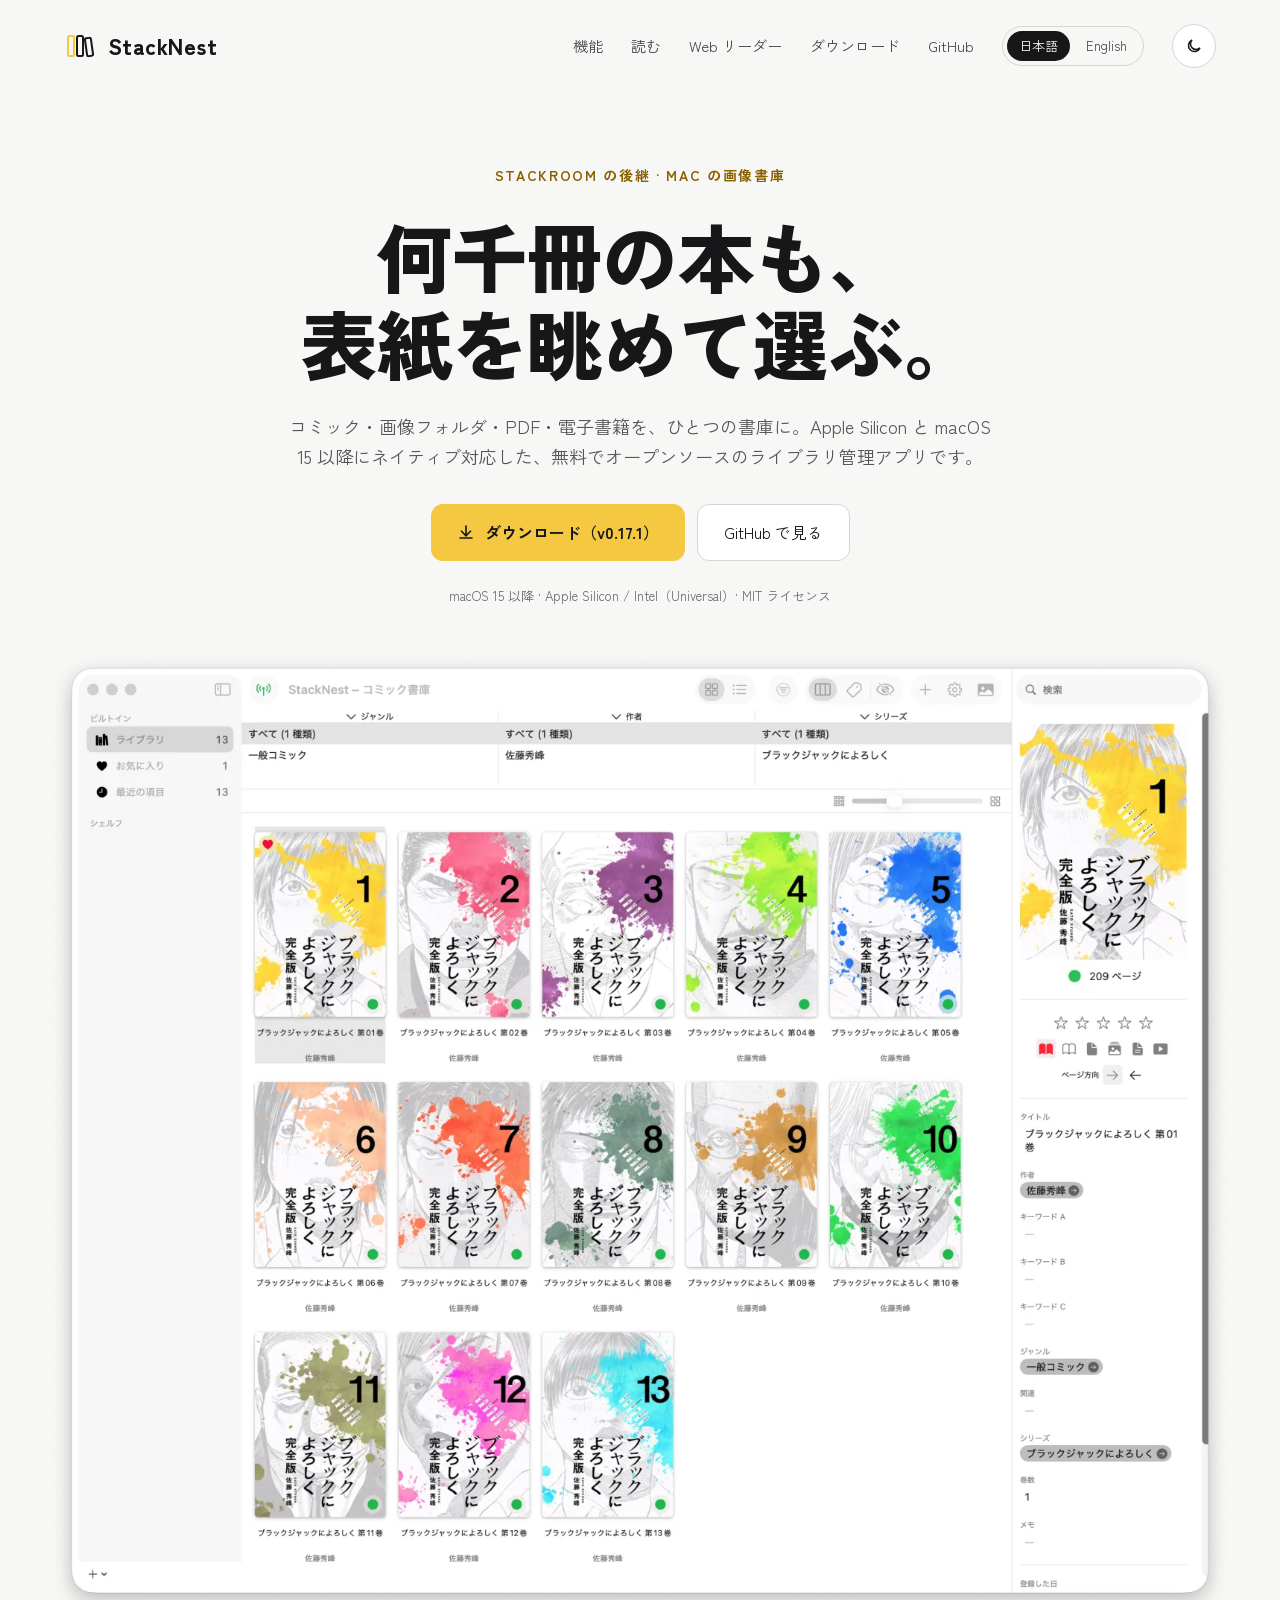
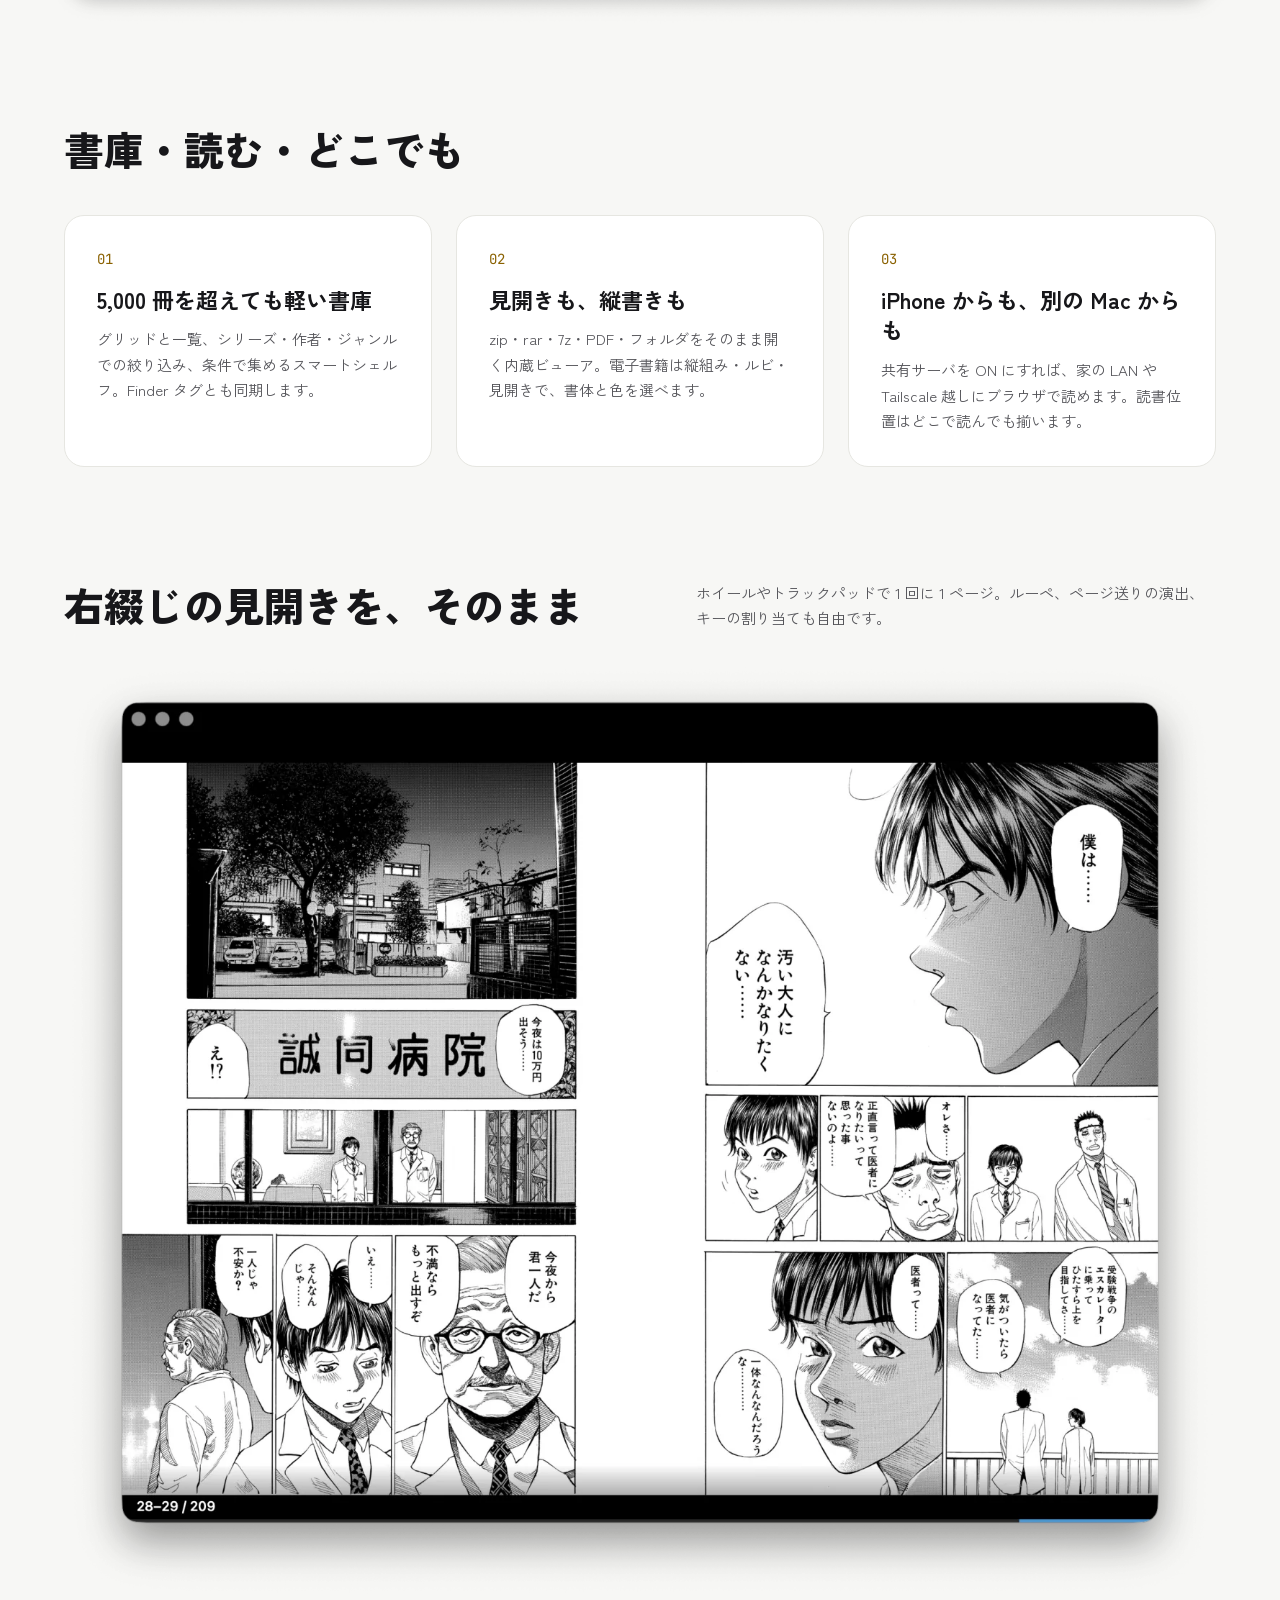
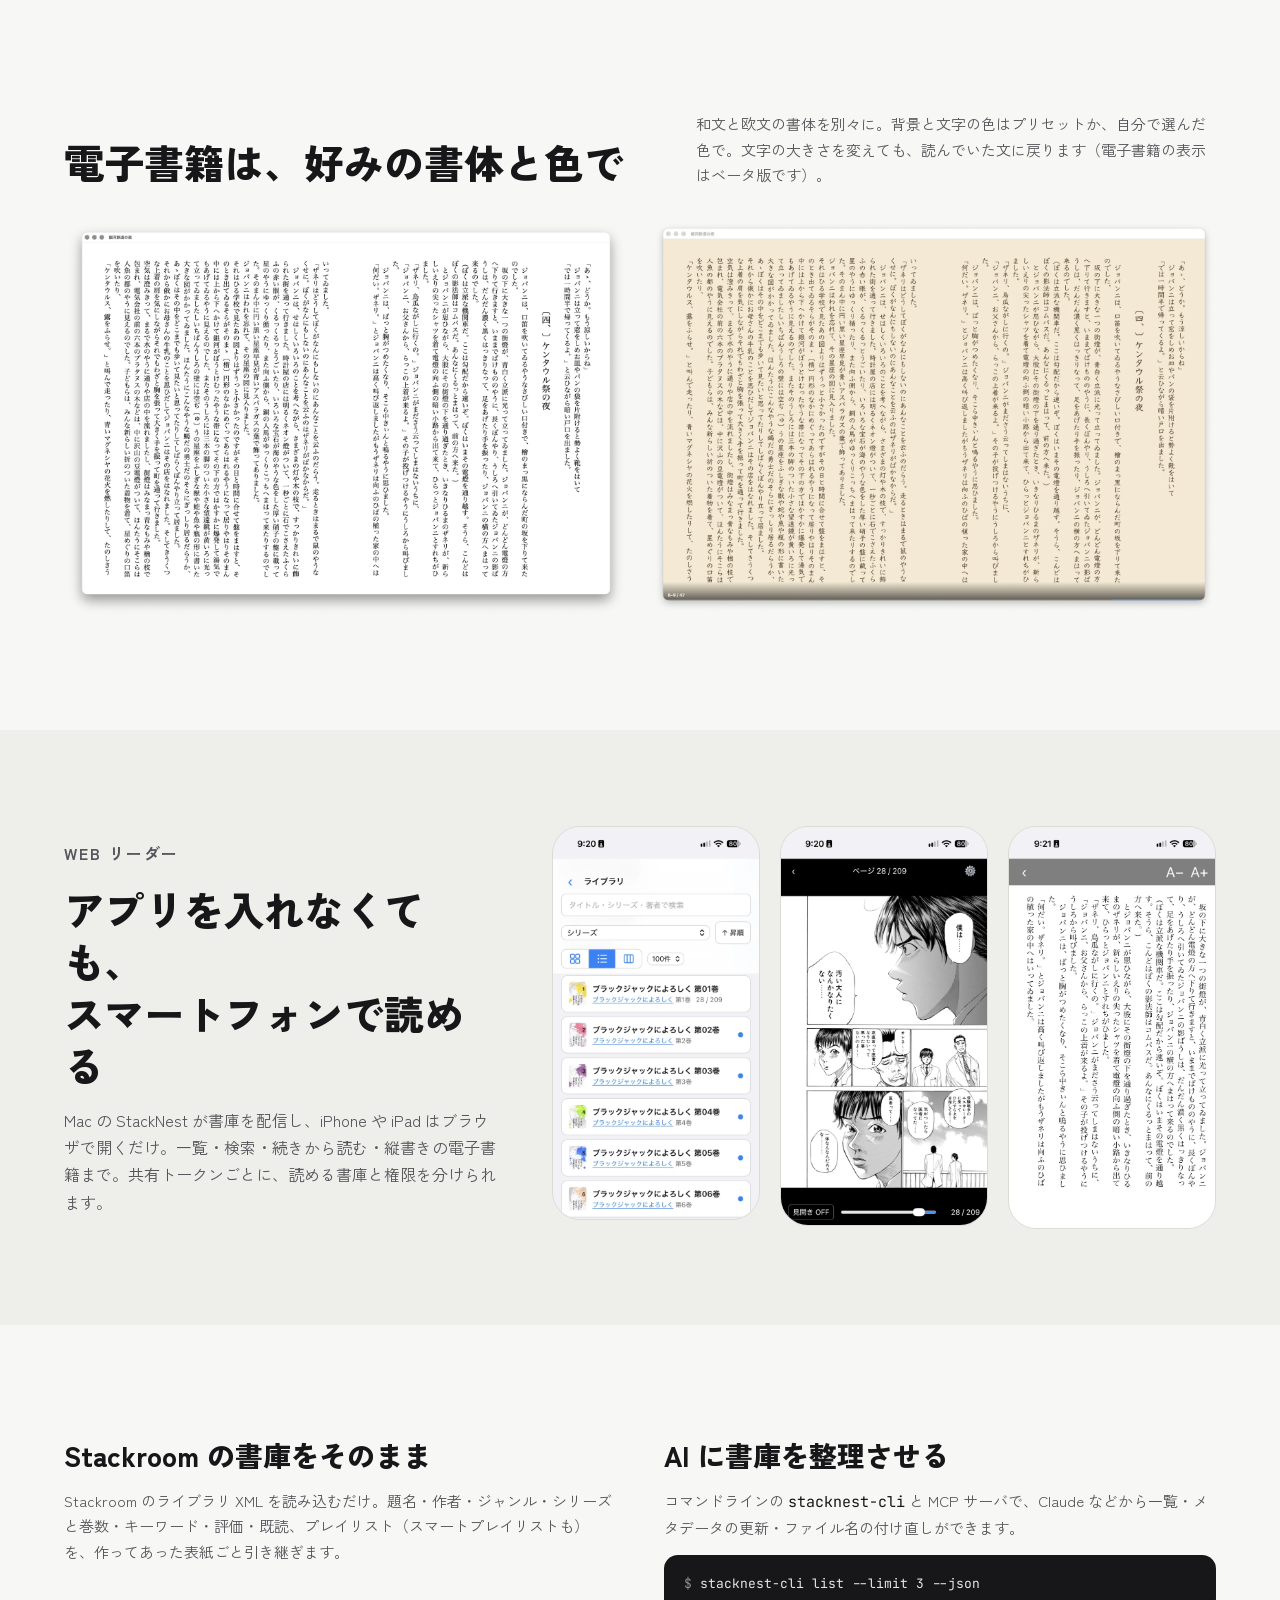
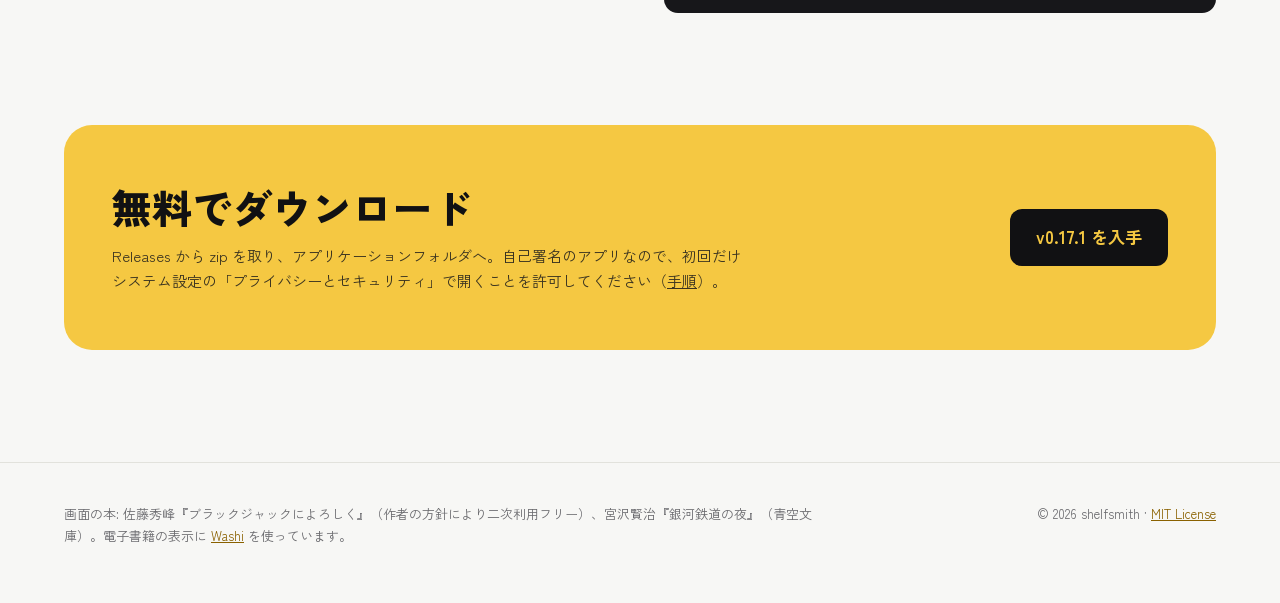
<file: site/index.html>
<!doctype html>
<html lang="ja">
<head>
<meta charset="utf-8">
<meta name="viewport" content="width=device-width, initial-scale=1">
<title>StackNest — Mac の画像書庫（Stackroom の後継）</title>
<meta name="description" content="コミック・画像フォルダ・PDF・電子書籍をひとつの書庫に。Apple Silicon と macOS 15 以降にネイティブ対応した、無料でオープンソースのライブラリ管理アプリ。">
<link rel="canonical" href="https://shelfsmith.github.io/stacknest/">
<link rel="alternate" hreflang="ja" href="https://shelfsmith.github.io/stacknest/">
<link rel="alternate" hreflang="en" href="https://shelfsmith.github.io/stacknest/en/">
<link rel="alternate" hreflang="x-default" href="https://shelfsmith.github.io/stacknest/en/">
<meta property="og:type" content="website">
<meta property="og:title" content="StackNest — Mac の画像書庫">
<meta property="og:description" content="何千冊の本も、表紙を眺めて選ぶ。Stackroom の後継となる、無料でオープンソースの書庫アプリ。">
<meta property="og:url" content="https://shelfsmith.github.io/stacknest/">
<meta property="og:image" content="https://shelfsmith.github.io/stacknest/assets/img/og.jpg">
<meta property="og:locale" content="ja_JP">
<meta name="twitter:card" content="summary_large_image">
<meta name="color-scheme" content="dark light">
<link rel="icon" href="assets/icon.svg" type="image/svg+xml">
<link rel="preconnect" href="https://fonts.googleapis.com">
<link rel="preconnect" href="https://fonts.gstatic.com" crossorigin>
<link href="https://fonts.googleapis.com/css2?family=Zen+Kaku+Gothic+New:wght@400;500;700;900&amp;family=JetBrains+Mono:wght@400;500&amp;display=swap" rel="stylesheet">
<link rel="stylesheet" href="assets/style.css">
<script src="assets/theme.js"></script>
</head>
<body>
<a class="skip" href="#main">本文へ</a>

<header class="site-header">
  <div class="wrap">
    <a class="brand" href="./">
      <svg width="32" height="32" viewBox="0 0 32 32" fill="none" aria-hidden="true"><rect class="book-a" x="4" y="6" width="6" height="20" rx="1.5" stroke-width="2"></rect><rect class="book" x="13" y="6" width="6" height="20" rx="1.5" stroke-width="2"></rect><rect class="book" x="22" y="8" width="6" height="18" rx="1.5" stroke-width="2" transform="rotate(-8 25 17)"></rect></svg>
      <span>StackNest</span>
    </a>
    <nav class="site-nav" aria-label="メイン">
      <a href="#features">機能</a>
      <a href="#read">読む</a>
      <a href="#web">Web リーダー</a>
      <a href="#download">ダウンロード</a>
      <a href="https://github.com/shelfsmith/stacknest">GitHub</a>
      <span class="lang">
        <a href="./" aria-current="page" lang="ja">日本語</a>
        <a href="en/" lang="en" hreflang="en">English</a>
      </span>
      <button type="button" class="theme-toggle" aria-label="ライト／ダークを切り替える" data-to-light="ライトの表示に切り替える" data-to-dark="ダークの表示に切り替える">
        <svg class="icon-sun" width="18" height="18" viewBox="0 0 24 24" fill="none" stroke="currentColor" stroke-width="2" stroke-linecap="round" aria-hidden="true"><circle cx="12" cy="12" r="4"></circle><path d="M12 2v2M12 20v2M2 12h2M20 12h2M4.9 4.9l1.4 1.4M17.7 17.7l1.4 1.4M4.9 19.1l1.4-1.4M17.7 6.3l1.4-1.4"></path></svg>
        <svg class="icon-moon" width="18" height="18" viewBox="0 0 24 24" fill="none" stroke="currentColor" stroke-width="2" stroke-linecap="round" aria-hidden="true"><path d="M20 14.5A8 8 0 1 1 9.5 4a6.5 6.5 0 0 0 10.5 10.5z"></path></svg>
      </button>
    </nav>
  </div>
</header>

<main id="main">
  <section class="wrap hero" aria-labelledby="hero-title">
    <p class="eyebrow">Stackroom の後継 · Mac の画像書庫</p>
    <h1 id="hero-title">何千冊の本も、<br>表紙を眺めて選ぶ。</h1>
    <p class="lead">コミック・画像フォルダ・PDF・電子書籍を、ひとつの書庫に。Apple Silicon と macOS 15 以降にネイティブ対応した、無料でオープンソースのライブラリ管理アプリです。</p>
    <div class="actions">
      <a class="btn btn-primary" href="https://github.com/shelfsmith/stacknest/releases/latest">
        <svg width="18" height="18" viewBox="0 0 24 24" fill="none" stroke="currentColor" stroke-width="2.2" stroke-linecap="round" aria-hidden="true"><path d="M12 4v12"></path><path d="M6 11l6 6 6-6"></path><path d="M4 20h16"></path></svg>
        ダウンロード（v0.17.1）
      </a>
      <a class="btn btn-secondary" href="https://github.com/shelfsmith/stacknest">GitHub で見る</a>
    </div>
    <p class="meta">macOS 15 以降 · Apple Silicon / Intel（Universal）· MIT ライセンス</p>
  </section>

  <div class="wrap shot-hero">
    <img class="for-dark" src="assets/img/grid-dark.webp" width="1600" height="1324" alt="StackNest の書庫のウィンドウ。グリッド表示で 13 巻の表紙が並び、右に選んだ巻の詳細が出ている">
    <img class="for-light" src="assets/img/grid-light.webp" width="1600" height="1315" alt="StackNest の書庫のウィンドウ（ライトの外観）。グリッド表示で 13 巻の表紙が並んでいる">
  </div>

  <section id="features" class="wrap section pillars" aria-labelledby="features-title">
    <h2 id="features-title">書庫・読む・どこでも</h2>
    <div class="cards">
      <div class="card">
        <span class="num">01</span>
        <h3>5,000 冊を超えても軽い書庫</h3>
        <p>グリッドと一覧、シリーズ・作者・ジャンルでの絞り込み、条件で集めるスマートシェルフ。Finder タグとも同期します。</p>
      </div>
      <div class="card">
        <span class="num">02</span>
        <h3>見開きも、縦書きも</h3>
        <p>zip・rar・7z・PDF・フォルダをそのまま開く内蔵ビューア。電子書籍は縦組み・ルビ・見開きで、書体と色を選べます。</p>
      </div>
      <div class="card">
        <span class="num">03</span>
        <h3>iPhone からも、別の Mac からも</h3>
        <p>共有サーバを ON にすれば、家の LAN や Tailscale 越しにブラウザで読めます。読書位置はどこで読んでも揃います。</p>
      </div>
    </div>
  </section>

  <section id="read" class="wrap section" aria-labelledby="read-title">
    <div class="section-head">
      <h2 id="read-title">右綴じの見開きを、そのまま</h2>
      <p>ホイールやトラックパッドで 1 回に 1 ページ。ルーペ、ページ送りの演出、キーの割り当ても自由です。</p>
    </div>
    <img src="assets/img/viewer-spread.webp" width="1600" height="1301" alt="内蔵ビューアで右綴じの見開きを表示している。左下に 28–29 / 209 のページ表示" loading="lazy">
  </section>

  <section class="wrap section" aria-labelledby="ebook-title">
    <div class="section-head">
      <h2 id="ebook-title">電子書籍は、好みの書体と色で</h2>
      <p>和文と欧文の書体を別々に。背景と文字の色はプリセットか、自分で選んだ色で。文字の大きさを変えても、読んでいた文に戻ります（電子書籍の表示はベータ版です）。</p>
    </div>
    <div class="pair">
      <img class="for-dark" src="assets/img/ebook-dark.webp" width="1600" height="1130" alt="電子書籍の窓。ダークの配色で『銀河鉄道の夜』を縦書きの見開きで表示" loading="lazy">
      <img class="for-light" src="assets/img/ebook-light.webp" width="1600" height="1130" alt="電子書籍の窓。白い背景で『銀河鉄道の夜』を縦書きの見開きで表示" loading="lazy">
      <img src="assets/img/ebook-sepia.webp" width="1600" height="1118" alt="同じ本を、セピアの背景と別の書体で表示" loading="lazy">
    </div>
  </section>

  <section id="web" class="band" aria-labelledby="web-title">
    <div class="wrap">
      <div class="band-text">
        <p class="eyebrow">Web リーダー</p>
        <h2 id="web-title">アプリを入れなくても、<br>スマートフォンで読める</h2>
        <p>Mac の StackNest が書庫を配信し、iPhone や iPad はブラウザで開くだけ。一覧・検索・続きから読む・縦書きの電子書籍まで。共有トークンごとに、読める書庫と権限を分けられます。</p>
      </div>
      <div class="phones">
        <img src="assets/img/web-list.webp" width="600" height="1142" alt="iPhone の Web リーダーで書庫の一覧を表示" loading="lazy">
        <img src="assets/img/web-reader.webp" width="600" height="1159" alt="iPhone の Web リーダーでコミックのページを表示" loading="lazy">
        <img src="assets/img/web-ebook.webp" width="600" height="1169" alt="iPhone の Web リーダーで縦書きの電子書籍を表示" loading="lazy">
      </div>
    </div>
  </section>

  <section class="wrap section two-col" aria-label="移行と自動化">
    <div>
      <h2>Stackroom の書庫をそのまま</h2>
      <p>Stackroom のライブラリ XML を読み込むだけ。題名・作者・ジャンル・シリーズと巻数・キーワード・評価・既読、プレイリスト（スマートプレイリストも）を、作ってあった表紙ごと引き継ぎます。</p>
    </div>
    <div>
      <h2>AI に書庫を整理させる</h2>
      <p>コマンドラインの <code>stacknest-cli</code> と MCP サーバで、Claude などから一覧・メタデータの更新・ファイル名の付け直しができます。</p>
      <pre class="cmd"><span class="prompt">$ </span>stacknest-cli list --limit 3 --json</pre>
    </div>
  </section>

  <section id="download" class="wrap section" aria-labelledby="download-title">
    <div class="download">
      <div>
        <h2 id="download-title">無料でダウンロード</h2>
        <p>Releases から zip を取り、アプリケーションフォルダへ。自己署名のアプリなので、初回だけシステム設定の「プライバシーとセキュリティ」で開くことを許可してください（<a href="https://github.com/shelfsmith/stacknest#readme" style="color:#3A3320">手順</a>）。</p>
      </div>
      <a class="btn" href="https://github.com/shelfsmith/stacknest/releases/latest">v0.17.1 を入手</a>
    </div>
  </section>
</main>

<footer class="site-footer">
  <div class="wrap">
    <p>画面の本: 佐藤秀峰『ブラックジャックによろしく』（作者の方針により二次利用フリー）、宮沢賢治『銀河鉄道の夜』（青空文庫）。電子書籍の表示に <a href="https://github.com/shunnag/Washi">Washi</a> を使っています。</p>
    <p>© 2026 shelfsmith · <a href="https://github.com/shelfsmith/stacknest/blob/main/LICENSE">MIT License</a></p>
  </div>
</footer>
</body>
</html>
</file>
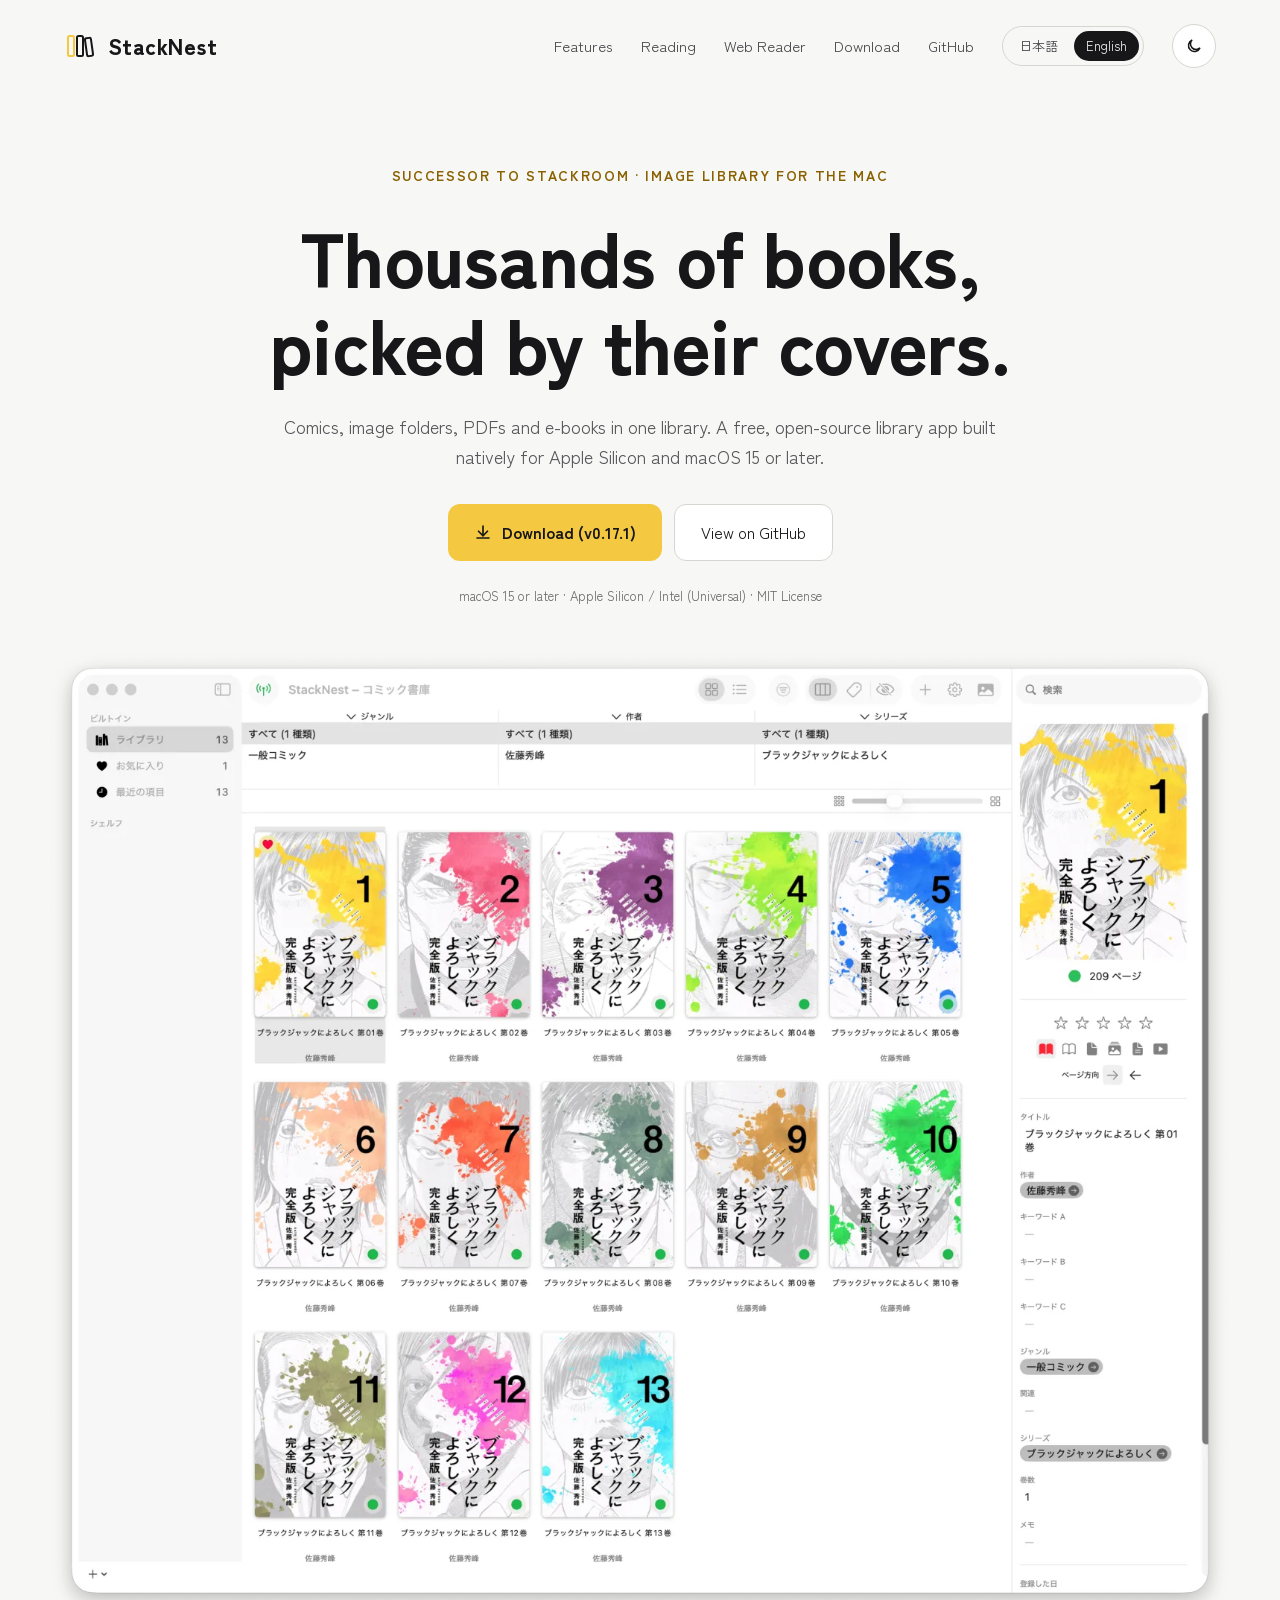
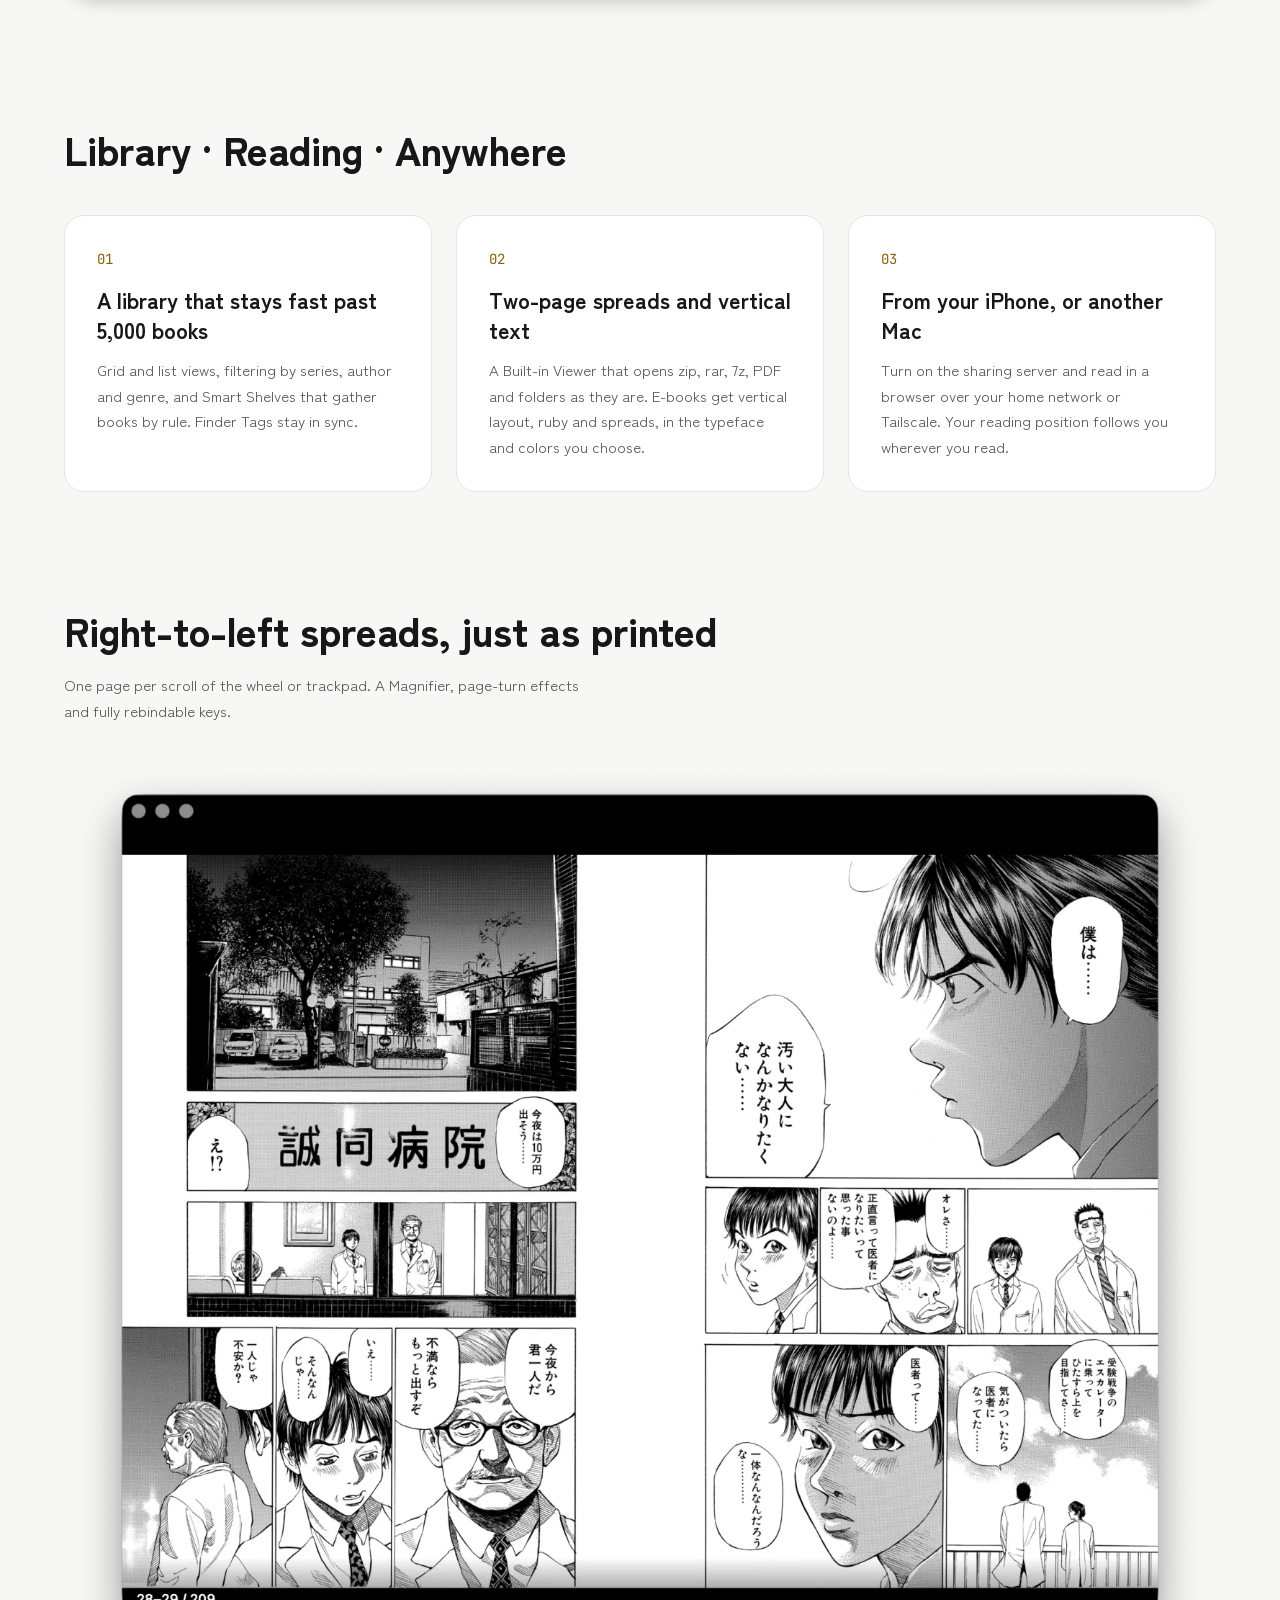
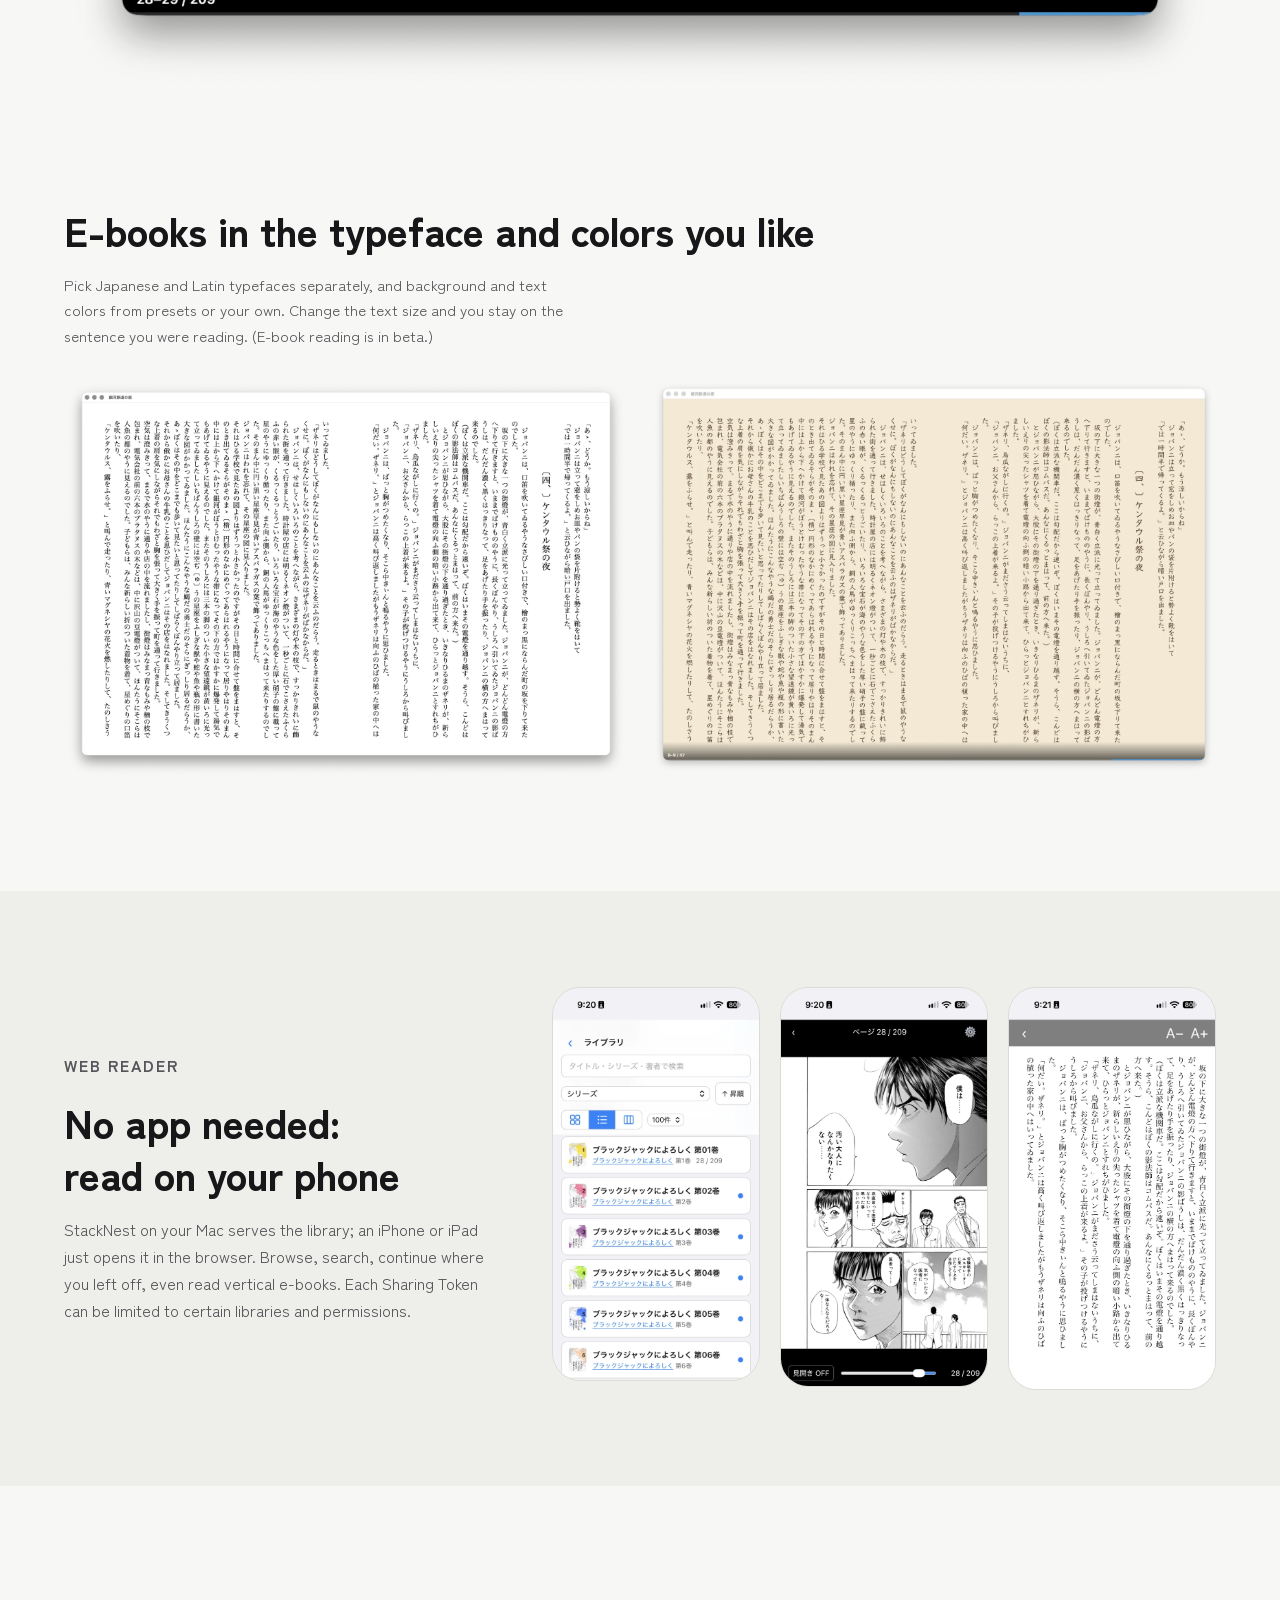
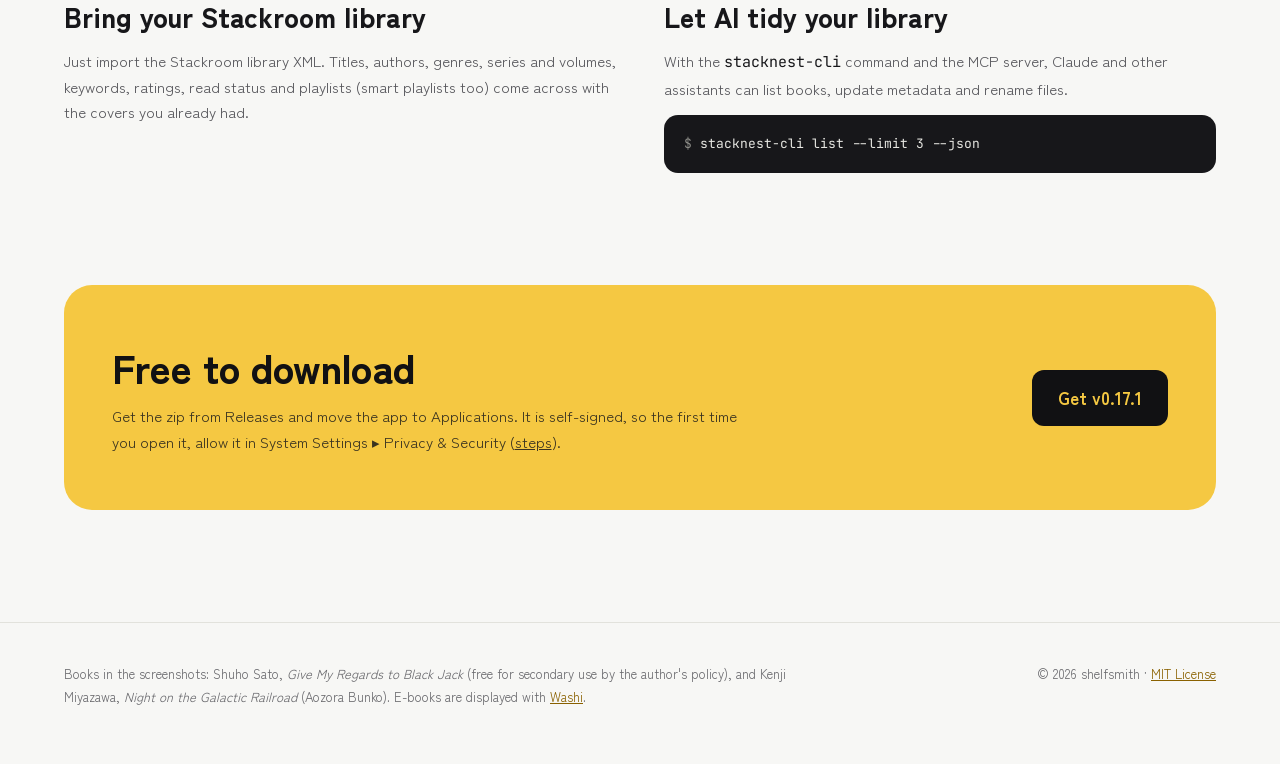
<file: site/en/index.html>
<!doctype html>
<html lang="en">
<head>
<meta charset="utf-8">
<meta name="viewport" content="width=device-width, initial-scale=1">
<title>StackNest — an image library for the Mac (successor to Stackroom)</title>
<meta name="description" content="Comics, image folders, PDFs and e-books in one library. A free, open-source library app built natively for Apple Silicon and macOS 15 or later.">
<link rel="canonical" href="https://shelfsmith.github.io/stacknest/en/">
<link rel="alternate" hreflang="ja" href="https://shelfsmith.github.io/stacknest/">
<link rel="alternate" hreflang="en" href="https://shelfsmith.github.io/stacknest/en/">
<link rel="alternate" hreflang="x-default" href="https://shelfsmith.github.io/stacknest/en/">
<meta property="og:type" content="website">
<meta property="og:title" content="StackNest — an image library for the Mac">
<meta property="og:description" content="Thousands of books, picked by their covers. A free, open-source successor to Stackroom.">
<meta property="og:url" content="https://shelfsmith.github.io/stacknest/en/">
<meta property="og:image" content="https://shelfsmith.github.io/stacknest/assets/img/og.jpg">
<meta property="og:locale" content="en_US">
<meta name="twitter:card" content="summary_large_image">
<meta name="color-scheme" content="dark light">
<link rel="icon" href="../assets/icon.svg" type="image/svg+xml">
<link rel="preconnect" href="https://fonts.googleapis.com">
<link rel="preconnect" href="https://fonts.gstatic.com" crossorigin>
<link href="https://fonts.googleapis.com/css2?family=Zen+Kaku+Gothic+New:wght@400;500;700;900&amp;family=JetBrains+Mono:wght@400;500&amp;display=swap" rel="stylesheet">
<link rel="stylesheet" href="../assets/style.css">
<script src="../assets/theme.js"></script>
</head>
<body>
<a class="skip" href="#main">Skip to content</a>

<header class="site-header">
  <div class="wrap">
    <a class="brand" href="./">
      <svg width="32" height="32" viewBox="0 0 32 32" fill="none" aria-hidden="true"><rect class="book-a" x="4" y="6" width="6" height="20" rx="1.5" stroke-width="2"></rect><rect class="book" x="13" y="6" width="6" height="20" rx="1.5" stroke-width="2"></rect><rect class="book" x="22" y="8" width="6" height="18" rx="1.5" stroke-width="2" transform="rotate(-8 25 17)"></rect></svg>
      <span>StackNest</span>
    </a>
    <nav class="site-nav" aria-label="Main">
      <a href="#features">Features</a>
      <a href="#read">Reading</a>
      <a href="#web">Web Reader</a>
      <a href="#download">Download</a>
      <a href="https://github.com/shelfsmith/stacknest">GitHub</a>
      <span class="lang">
        <a href="../" lang="ja" hreflang="ja">日本語</a>
        <a href="./" aria-current="page" lang="en">English</a>
      </span>
      <button type="button" class="theme-toggle" aria-label="Switch between light and dark" data-to-light="Switch to the light appearance" data-to-dark="Switch to the dark appearance">
        <svg class="icon-sun" width="18" height="18" viewBox="0 0 24 24" fill="none" stroke="currentColor" stroke-width="2" stroke-linecap="round" aria-hidden="true"><circle cx="12" cy="12" r="4"></circle><path d="M12 2v2M12 20v2M2 12h2M20 12h2M4.9 4.9l1.4 1.4M17.7 17.7l1.4 1.4M4.9 19.1l1.4-1.4M17.7 6.3l1.4-1.4"></path></svg>
        <svg class="icon-moon" width="18" height="18" viewBox="0 0 24 24" fill="none" stroke="currentColor" stroke-width="2" stroke-linecap="round" aria-hidden="true"><path d="M20 14.5A8 8 0 1 1 9.5 4a6.5 6.5 0 0 0 10.5 10.5z"></path></svg>
      </button>
    </nav>
  </div>
</header>

<main id="main">
  <section class="wrap hero" aria-labelledby="hero-title">
    <p class="eyebrow">Successor to Stackroom · Image library for the Mac</p>
    <h1 id="hero-title">Thousands of books,<br>picked by their covers.</h1>
    <p class="lead">Comics, image folders, PDFs and e-books in one library. A free, open-source library app built natively for Apple Silicon and macOS 15 or later.</p>
    <div class="actions">
      <a class="btn btn-primary" href="https://github.com/shelfsmith/stacknest/releases/latest">
        <svg width="18" height="18" viewBox="0 0 24 24" fill="none" stroke="currentColor" stroke-width="2.2" stroke-linecap="round" aria-hidden="true"><path d="M12 4v12"></path><path d="M6 11l6 6 6-6"></path><path d="M4 20h16"></path></svg>
        Download (v0.17.1)
      </a>
      <a class="btn btn-secondary" href="https://github.com/shelfsmith/stacknest">View on GitHub</a>
    </div>
    <p class="meta">macOS 15 or later · Apple Silicon / Intel (Universal) · MIT License</p>
  </section>

  <div class="wrap shot-hero">
    <img class="for-dark" src="../assets/img/grid-dark.webp" width="1600" height="1324" alt="The StackNest library window in grid view, showing the covers of thirteen volumes and the details of the selected one">
    <img class="for-light" src="../assets/img/grid-light.webp" width="1600" height="1315" alt="The StackNest library window in the light appearance, showing thirteen covers in grid view">
  </div>

  <section id="features" class="wrap section pillars" aria-labelledby="features-title">
    <h2 id="features-title">Library · Reading · Anywhere</h2>
    <div class="cards">
      <div class="card">
        <span class="num">01</span>
        <h3>A library that stays fast past 5,000 books</h3>
        <p>Grid and list views, filtering by series, author and genre, and Smart Shelves that gather books by rule. Finder Tags stay in sync.</p>
      </div>
      <div class="card">
        <span class="num">02</span>
        <h3>Two-page spreads and vertical text</h3>
        <p>A Built-in Viewer that opens zip, rar, 7z, PDF and folders as they are. E-books get vertical layout, ruby and spreads, in the typeface and colors you choose.</p>
      </div>
      <div class="card">
        <span class="num">03</span>
        <h3>From your iPhone, or another Mac</h3>
        <p>Turn on the sharing server and read in a browser over your home network or Tailscale. Your reading position follows you wherever you read.</p>
      </div>
    </div>
  </section>

  <section id="read" class="wrap section" aria-labelledby="read-title">
    <div class="section-head">
      <h2 id="read-title">Right-to-left spreads, just as printed</h2>
      <p>One page per scroll of the wheel or trackpad. A Magnifier, page-turn effects and fully rebindable keys.</p>
    </div>
    <img src="../assets/img/viewer-spread.webp" width="1600" height="1301" alt="The Built-in Viewer showing a right-to-left two-page spread, with 28–29 / 209 in the corner" loading="lazy">
  </section>

  <section class="wrap section" aria-labelledby="ebook-title">
    <div class="section-head">
      <h2 id="ebook-title">E-books in the typeface and colors you like</h2>
      <p>Pick Japanese and Latin typefaces separately, and background and text colors from presets or your own. Change the text size and you stay on the sentence you were reading. (E-book reading is in beta.)</p>
    </div>
    <div class="pair">
      <img class="for-dark" src="../assets/img/ebook-dark.webp" width="1600" height="1130" alt="The e-book window showing Night on the Galactic Railroad as a vertical two-page spread in dark colors" loading="lazy">
      <img class="for-light" src="../assets/img/ebook-light.webp" width="1600" height="1130" alt="The e-book window showing Night on the Galactic Railroad as a vertical two-page spread on white" loading="lazy">
      <img src="../assets/img/ebook-sepia.webp" width="1600" height="1118" alt="The same book on a sepia background in another typeface" loading="lazy">
    </div>
  </section>

  <section id="web" class="band" aria-labelledby="web-title">
    <div class="wrap">
      <div class="band-text">
        <p class="eyebrow">Web Reader</p>
        <h2 id="web-title">No app needed:<br>read on your phone</h2>
        <p>StackNest on your Mac serves the library; an iPhone or iPad just opens it in the browser. Browse, search, continue where you left off, even read vertical e-books. Each Sharing Token can be limited to certain libraries and permissions.</p>
      </div>
      <div class="phones">
        <img src="../assets/img/web-list.webp" width="600" height="1142" alt="The Web Reader on an iPhone, listing books in the library" loading="lazy">
        <img src="../assets/img/web-reader.webp" width="600" height="1159" alt="The Web Reader on an iPhone, showing a comic page" loading="lazy">
        <img src="../assets/img/web-ebook.webp" width="600" height="1169" alt="The Web Reader on an iPhone, showing a vertical e-book" loading="lazy">
      </div>
    </div>
  </section>

  <section class="wrap section two-col" aria-label="Migration and automation">
    <div>
      <h2>Bring your Stackroom library</h2>
      <p>Just import the Stackroom library XML. Titles, authors, genres, series and volumes, keywords, ratings, read status and playlists (smart playlists too) come across with the covers you already had.</p>
    </div>
    <div>
      <h2>Let AI tidy your library</h2>
      <p>With the <code>stacknest-cli</code> command and the MCP server, Claude and other assistants can list books, update metadata and rename files.</p>
      <pre class="cmd"><span class="prompt">$ </span>stacknest-cli list --limit 3 --json</pre>
    </div>
  </section>

  <section id="download" class="wrap section" aria-labelledby="download-title">
    <div class="download">
      <div>
        <h2 id="download-title">Free to download</h2>
        <p>Get the zip from Releases and move the app to Applications. It is self-signed, so the first time you open it, allow it in System Settings ▸ Privacy &amp; Security (<a href="https://github.com/shelfsmith/stacknest/blob/main/README.en.md" style="color:#3A3320">steps</a>).</p>
      </div>
      <a class="btn" href="https://github.com/shelfsmith/stacknest/releases/latest">Get v0.17.1</a>
    </div>
  </section>
</main>

<footer class="site-footer">
  <div class="wrap">
    <p>Books in the screenshots: Shuho Sato, <i>Give My Regards to Black Jack</i> (free for secondary use by the author's policy), and Kenji Miyazawa, <i>Night on the Galactic Railroad</i> (Aozora Bunko). E-books are displayed with <a href="https://github.com/shunnag/Washi">Washi</a>.</p>
    <p>© 2026 shelfsmith · <a href="https://github.com/shelfsmith/stacknest/blob/main/LICENSE">MIT License</a></p>
  </div>
</footer>
</body>
</html>
</file>
<file: site/assets/style.css>
/* StackNest site: one stylesheet for both languages. Dark and light share the layout; only the tokens differ. */

:root {
  --bg: #111113;
  --bg-band: #18181B;
  --surface: #1B1B1E;
  --surface-border: transparent;
  --text: #EDEDE8;
  --text-muted: #B4B4AE;
  --text-faint: #8E8E89;
  --nav-text: #C9C9C4;
  --line: #3A3A3F;
  --rule: #26262A;
  --accent: #F5C842;
  --accent-text: #F5C842;
  --accent-ink: #111113;
  --code-bg: #1B1B1E;
  --code-text: #D8D8D2;
  --phone-border: transparent;
  --toggle-bg: #1B1B1E;
  --focus: #F5C842;
  color-scheme: dark;
}

:root[data-theme="light"] {
  --bg: #F7F7F5;
  --bg-band: #EEEEEA;
  --surface: #FFFFFF;
  --surface-border: #E6E6E1;
  --text: #17171A;
  --text-muted: #55555A;
  --text-faint: #6A6A6E;
  --nav-text: #45454A;
  --line: #D6D6D1;
  --rule: #E2E2DC;
  --accent: #F5C842;
  --accent-text: #8A6100;
  --accent-ink: #17171A;
  --code-bg: #17171A;
  --code-text: #E6E6E1;
  --phone-border: #DCDCD6;
  --toggle-bg: #FFFFFF;
  --focus: #17171A;
  color-scheme: light;
}

/* Without the script (or before it runs) follow the system appearance. */
@media (prefers-color-scheme: light) {
  :root:not([data-theme]) {
    --bg: #F7F7F5;
    --bg-band: #EEEEEA;
    --surface: #FFFFFF;
    --surface-border: #E6E6E1;
    --text: #17171A;
    --text-muted: #55555A;
    --text-faint: #6A6A6E;
    --nav-text: #45454A;
    --line: #D6D6D1;
    --rule: #E2E2DC;
    --accent-text: #8A6100;
    --accent-ink: #17171A;
    --code-bg: #17171A;
    --code-text: #E6E6E1;
    --phone-border: #DCDCD6;
    --toggle-bg: #FFFFFF;
    --focus: #17171A;
    color-scheme: light;
  }
}

*, *::before, *::after { box-sizing: border-box; }

html { scroll-behavior: smooth; }
@media (prefers-reduced-motion: reduce) { html { scroll-behavior: auto; } }

body {
  margin: 0;
  background: var(--bg);
  color: var(--text);
  font-family: "Zen Kaku Gothic New", "Hiragino Sans", "Hiragino Kaku Gothic ProN", system-ui, sans-serif;
  line-height: 1.7;
  -webkit-text-size-adjust: 100%;
}

a { color: var(--accent-text); }
a:hover { text-decoration: underline; }
img { display: block; max-width: 100%; height: auto; }
code, pre { font-family: "JetBrains Mono", ui-monospace, Menlo, monospace; }

.wrap { max-width: 1200px; margin: 0 auto; padding-left: 24px; padding-right: 24px; }

.skip { position: absolute; left: -9999px; top: 8px; }
.skip:focus { left: 16px; z-index: 10; background: var(--surface); color: var(--text); padding: 8px 12px; border-radius: 8px; }

/* Header */
.site-header .wrap { display: flex; flex-wrap: wrap; align-items: center; justify-content: space-between; gap: 16px; padding-top: 24px; padding-bottom: 24px; }
.brand { display: flex; align-items: center; gap: 12px; color: var(--text); text-decoration: none; }
.brand:hover { text-decoration: none; }
.brand span { font-weight: 900; font-size: 22px; letter-spacing: 0.02em; }
.brand .book-a { stroke: var(--accent); }
.brand .book { stroke: var(--text); }
.site-nav { display: flex; flex-wrap: wrap; align-items: center; gap: 12px 28px; font-size: 15px; }
.site-nav > a { color: var(--nav-text); text-decoration: none; }
.site-nav > a:hover { color: var(--text); }
.lang { display: flex; gap: 4px; border: 1px solid var(--line); border-radius: 999px; padding: 4px; }
.lang a { padding: 4px 12px; border-radius: 999px; color: var(--nav-text); text-decoration: none; font-size: 13px; }
.lang a[aria-current="page"] { background: var(--text); color: var(--bg); }
.theme-toggle {
  display: inline-flex; align-items: center; justify-content: center;
  width: 44px; height: 44px; border-radius: 999px;
  border: 1px solid var(--line); background: var(--toggle-bg); color: var(--text); cursor: pointer;
}
.theme-toggle:focus-visible, a:focus-visible { outline: 2px solid var(--focus); outline-offset: 2px; }
.download a:focus-visible { outline-color: #111113; }
.theme-toggle .icon-moon { display: none; }
:root[data-theme="light"] .theme-toggle .icon-sun { display: none; }
:root[data-theme="light"] .theme-toggle .icon-moon { display: block; }
@media (prefers-color-scheme: light) {
  :root:not([data-theme]) .theme-toggle .icon-sun { display: none; }
  :root:not([data-theme]) .theme-toggle .icon-moon { display: block; }
}

/* Screenshots that differ by appearance */
.for-light { display: none; }
:root[data-theme="light"] .for-dark { display: none; }
:root[data-theme="light"] .for-light { display: block; }
@media (prefers-color-scheme: light) {
  :root:not([data-theme]) .for-dark { display: none; }
  :root:not([data-theme]) .for-light { display: block; }
}

/* Hero */
.hero { display: flex; flex-direction: column; align-items: center; text-align: center; gap: 24px; padding-top: 72px; padding-bottom: 40px; }
.eyebrow { margin: 0; font-size: 14px; letter-spacing: 0.12em; text-transform: uppercase; color: var(--accent-text); font-weight: 700; }
.hero h1 { margin: 0; font-size: clamp(38px, 6vw, 76px); line-height: 1.15; font-weight: 900; letter-spacing: -0.01em; }
.hero .lead { margin: 0; max-width: 720px; font-size: 18px; color: var(--text-muted); }
.actions { display: flex; flex-wrap: wrap; justify-content: center; gap: 12px; margin-top: 8px; }
.btn { display: inline-flex; align-items: center; gap: 10px; padding: 14px 26px; border-radius: 12px; text-decoration: none; font-size: 16px; min-height: 44px; }
.btn:hover { text-decoration: none; }
.btn-primary { background: var(--accent); color: var(--accent-ink); font-weight: 700; }
.btn-primary:hover { filter: brightness(1.05); }
.btn-secondary { border: 1px solid var(--line); color: var(--text); background: transparent; }
:root[data-theme="light"] .btn-secondary { background: #FFFFFF; }
@media (prefers-color-scheme: light) { :root:not([data-theme]) .btn-secondary { background: #FFFFFF; } }
.meta { margin: 0; font-size: 13px; color: var(--text-faint); }

.shot-hero { max-width: 1240px; padding-bottom: 96px; }

/* Sections */
section { scroll-margin-top: 16px; }
.section { padding-bottom: 112px; }
.section h2 { margin: 0; font-size: clamp(28px, 3.4vw, 40px); font-weight: 900; line-height: 1.3; }
.section-head { display: flex; flex-wrap: wrap; align-items: flex-end; justify-content: space-between; gap: 16px; margin-bottom: 32px; }
.section-head p { margin: 0; max-width: 520px; color: var(--text-muted); font-size: 15px; }

.pillars h2 { margin-bottom: 40px; }
.cards { display: grid; grid-template-columns: repeat(auto-fit, minmax(280px, 1fr)); gap: 24px; }
.card { background: var(--surface); border: 1px solid var(--surface-border); border-radius: 20px; padding: 32px; display: flex; flex-direction: column; gap: 12px; }
.card .num { font-family: "JetBrains Mono", ui-monospace, monospace; color: var(--accent-text); font-size: 14px; }
.card h3 { margin: 0; font-size: 22px; font-weight: 700; line-height: 1.4; }
.card p { margin: 0; color: var(--text-muted); font-size: 15px; }

.pair { display: grid; grid-template-columns: repeat(auto-fit, minmax(320px, 1fr)); gap: 24px; }

.band { background: var(--bg-band); padding: 96px 0; margin-bottom: 112px; }
.band .wrap { display: flex; flex-wrap: wrap; align-items: center; gap: 56px; }
.band-text { flex: 1 1 360px; display: flex; flex-direction: column; gap: 16px; }
.band-text p { margin: 0; color: var(--text-muted); font-size: 16px; }
.band-text h2 { margin: 0; font-size: clamp(28px, 3.4vw, 40px); font-weight: 900; line-height: 1.3; }
.phones { flex: 2 1 520px; display: grid; grid-template-columns: repeat(3, minmax(0, 1fr)); gap: 20px; }
.phones img { border-radius: 28px; border: 1px solid var(--phone-border); }
@media (max-width: 560px) { .phones { gap: 10px; } .phones img { border-radius: 16px; } }

.two-col { display: grid; grid-template-columns: repeat(auto-fit, minmax(300px, 1fr)); gap: 48px; align-items: start; }
.two-col > div { display: flex; flex-direction: column; gap: 14px; }
.two-col h2 { font-size: 28px; }
.two-col p { margin: 0; color: var(--text-muted); font-size: 15px; }
.two-col code { color: var(--text); }
pre.cmd { margin: 0; background: var(--code-bg); color: var(--code-text); border-radius: 14px; padding: 18px 20px; font-size: 13px; overflow-x: auto; }
pre.cmd .prompt { color: #8E8E89; user-select: none; }

.download { background: var(--accent); color: #111113; border-radius: 28px; padding: 56px 48px; display: flex; flex-wrap: wrap; align-items: center; justify-content: space-between; gap: 32px; }
.download h2 { margin: 0 0 10px; }
.download p { margin: 0; max-width: 640px; font-size: 15px; color: #3A3320; }
.download a.btn { background: #111113; color: #F5C842; font-weight: 700; font-size: 17px; }
@media (max-width: 560px) { .download { padding: 36px 24px; } }

.site-footer { border-top: 1px solid var(--rule); padding: 40px 0 56px; }
.site-footer .wrap { display: flex; flex-wrap: wrap; justify-content: space-between; gap: 24px; font-size: 13px; color: var(--text-faint); }
.site-footer p { margin: 0; max-width: 760px; }
</file>
